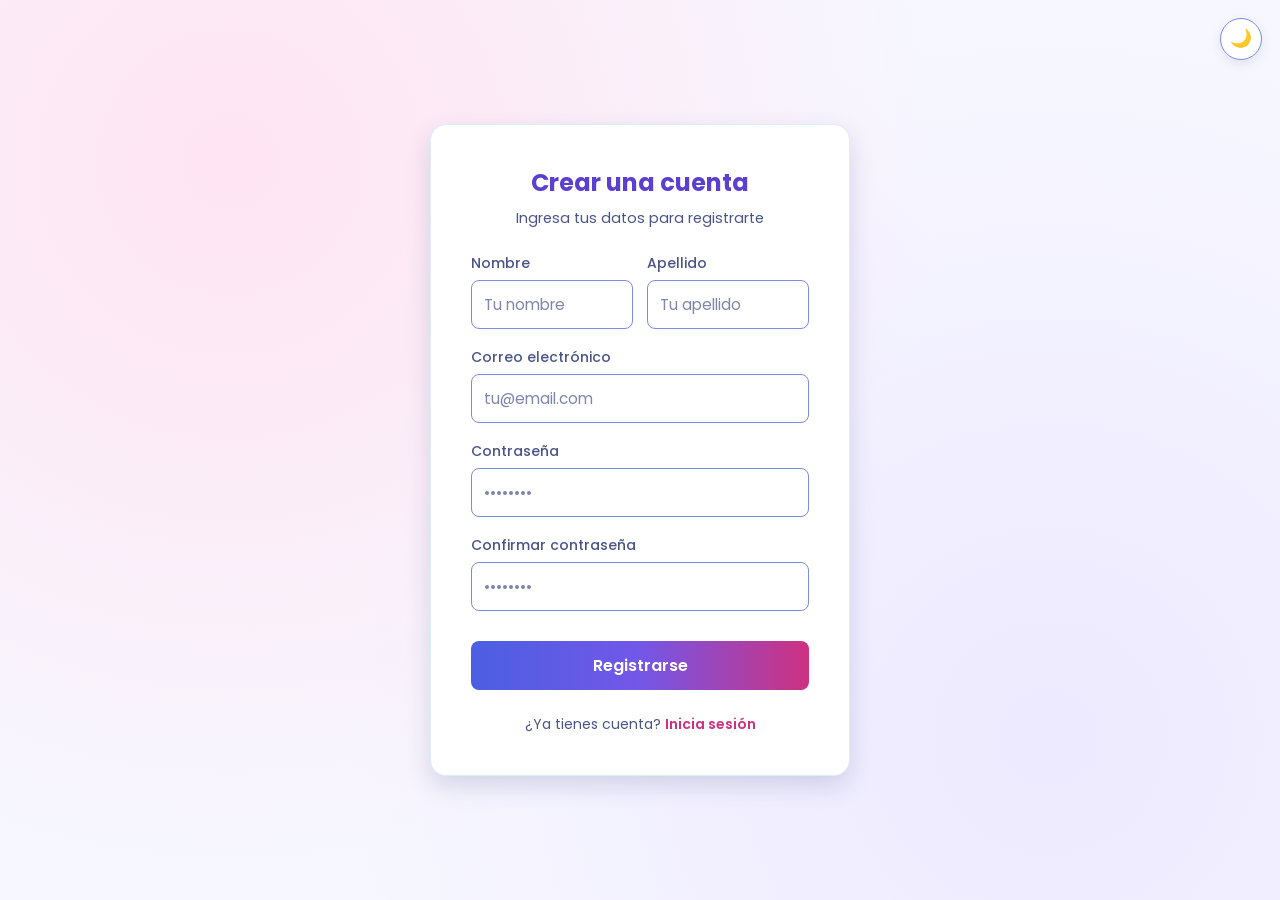
<file: crearCuenta.html>
<!DOCTYPE html>
<html lang="es">
<head>
  <meta charset="UTF-8">
<link rel="stylesheet" href="css/base.css?v=3">
<link rel="stylesheet" href="css/acceso.css?v=3">
  <meta name="viewport" content="width=device-width, initial-scale=1.0">
  <title>Crear Cuenta</title>
  <script>document.documentElement.setAttribute('data-tema', localStorage.getItem('tema') || 'claro');</script>
  
  
  
</head>
<body>

  <button type="button" class="btn-tema" id="btnTema" title="Cambiar tema">🌙</button>

  <main class="register-card">
    <h2>Crear una cuenta</h2>
    <p>Ingresa tus datos para registrarte</p>

    <form id="register-form" action="#" method="POST">
      <div class="form-row">
        <div class="form-group">
          <label for="nombre">Nombre</label>
          <input type="text" id="nombre" name="nombre" placeholder="Tu nombre"
                 autocomplete="given-name" required>
        </div>

        <div class="form-group">
          <label for="apellido">Apellido</label>
          <input type="text" id="apellido" name="apellido" placeholder="Tu apellido"
                 autocomplete="family-name" required>
        </div>
      </div>

      <div class="form-group">
        <label for="email">Correo electrónico</label>
        <input type="email" id="email" name="email" placeholder="tu@email.com"
               autocomplete="email" required>
      </div>

      <div class="form-group">
        <label for="password">Contraseña</label>
        <input type="password" id="password" name="password" placeholder="••••••••"
               autocomplete="new-password" required>
      </div>

      <div class="form-group">
        <label for="confirm-password">Confirmar contraseña</label>
        <input type="password" id="confirm-password" name="confirm_password" placeholder="••••••••"
               autocomplete="new-password" required>
      </div>

      <button type="submit" class="btn-submit">Registrarse</button>

      <p class="mensaje" id="mensaje"></p>

      <div class="login-link">
        ¿Ya tienes cuenta? <a href="login.html">Inicia sesión</a>
      </div>
    </form>
  </main>

  <script src="js/registro.js?v=3"></script>
  <script src="js/tema.js?v=2"></script>

</body>
</html>
</file>
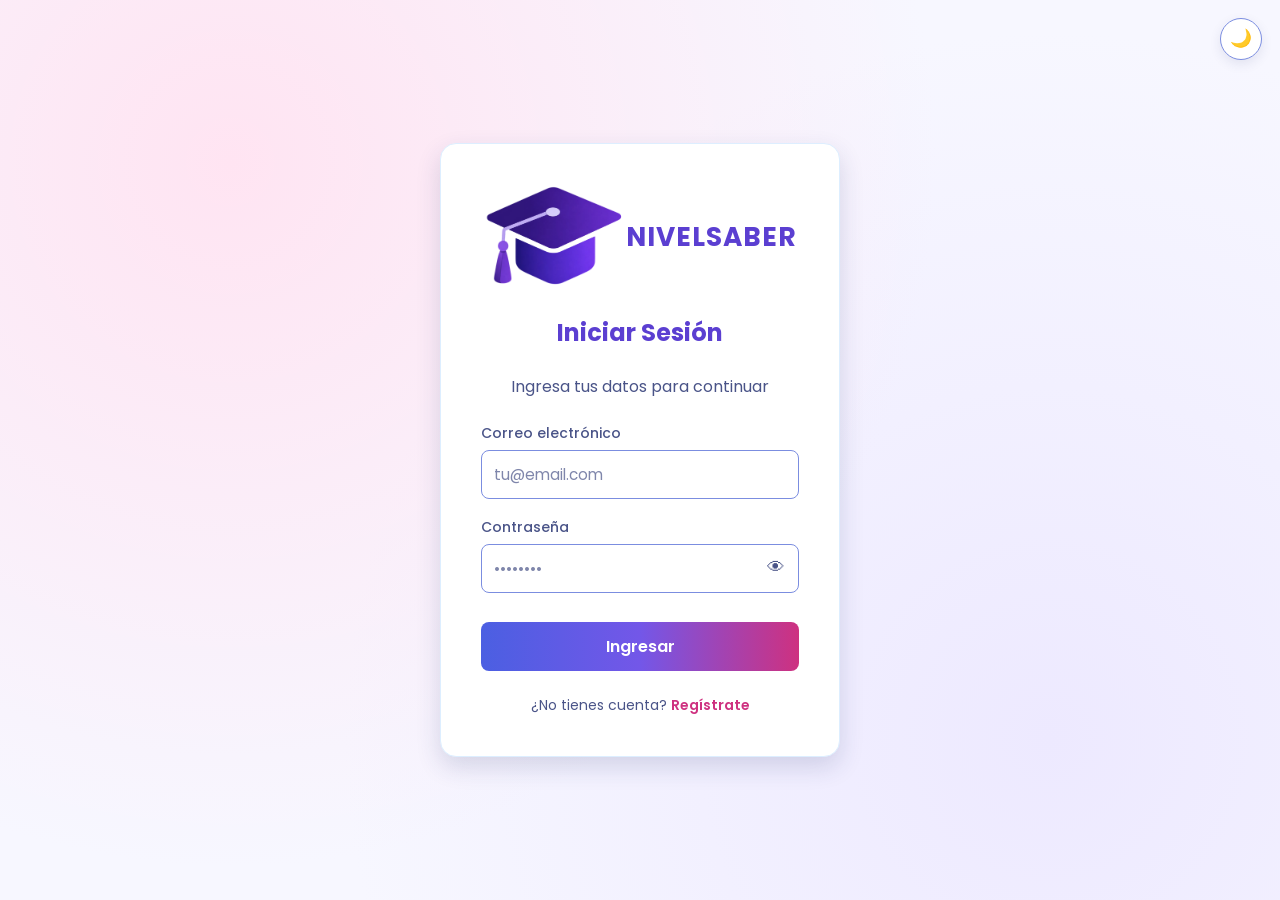
<file: login.html>
<!DOCTYPE html>
<html lang="es">
<head>
  <meta charset="UTF-8">
<link rel="stylesheet" href="css/base.css?v=3">
<link rel="stylesheet" href="css/acceso.css?v=5">
  <link rel="icon" type="image/png" href="img/logo.png">
  <meta name="viewport" content="width=device-width, initial-scale=1.0">
  <title>Iniciar Sesión</title>
  <script>document.documentElement.setAttribute('data-tema', localStorage.getItem('tema') || 'claro');</script>
  
  
  
</head>
<body>

  <button type="button" class="btn-tema" id="btnTema" title="Cambiar tema">🌙</button>

  <main class="login-card">
    <div class="marca login-marca">
      <img src="img/logo.png" alt="" width="80" height="80">
      <span>NIVELSABER</span>
    </div>
    <h2>Iniciar Sesión</h2>
    <p>Ingresa tus datos para continuar</p>
    <form id="login-form" action="#" method="POST">
      <div class="form-group">
        <label for="email">Correo electrónico</label>
        <input type="email" id="email" name="email" placeholder="tu@email.com"
               autocomplete="username" required>
      </div>

      <div class="form-group">
        <label for="password">Contraseña</label>
        <div class="password-wrapper">
          <input type="password" id="password" name="password" placeholder="••••••••"
                 autocomplete="current-password" required>
          <button type="button" class="password-toggle" data-toggle-password="password"
                  aria-label="Mostrar contraseña" aria-pressed="false">👁</button>
        </div>
      </div>

      <button type="submit" class="btn-submit">Ingresar</button>

      <p class="mensaje" id="mensaje"></p>

      <div class="login-link">
        ¿No tienes cuenta? <a href="crearCuenta.html">Regístrate</a>
      </div>
    </form>
  </main>

  <script src="js/registro.js?v=3"></script>
  <script src="js/tema.js?v=2"></script>

</body>
</html>
</file>
<file: css/base.css>
@import url('https://fonts.googleapis.com/css2?family=Poppins:wght@400;600;700&display=swap');

        /* ============================================================
           PALETA NIVELSABER — colores del proyecto
           El modo OSCURO solo reescribe estas mismas variables
           (ver css/tema.css), así todo el sitio cambia de golpe.
           ============================================================ */
        :root {
            /* ---------- BLOQUE A: colores generales ---------- */
            --azul: #4B5FE2;
            --azul-claro: #E8F3FF;

            --morado: #7357E8;
            --morado-claro: #EDE9FF;
            --lila: #DCD7FF;

            --rosado: #E84FA3;
            --rosado-claro: #FFE4F2;

            --celeste: #DDEEFF;
            --blanco: #FFFFFF;
            --fondo: #F7F7FF;

            --texto: #26316B;
            --texto-suave: #4A5488;

            /* ---------- BLOQUE A: colores de cada área ---------- */
            --lectura: #BFA2FF;
            --matematicas: #5AA9FF;
            --naturales: #72D6A3;
            --sociales: #FFC46B;
            --ingles: #F58ACB;

            /* ---------- BLOQUE B: derivados ----------
               Mismos colores con el rol que ya usan las hojas de estilo. */

            /* Superficies y bordes */
            --superficie: var(--blanco);
            --superficie-2: var(--morado-claro);
            --borde: var(--celeste);
            --borde-fuerte: #7B8DE0;

            /* Títulos y acentos de texto */
            --titulo: #5B3FD1;
            --rosado-oscuro: #CE3180;
            --rosado-suave: var(--rosado-claro);
            --rosado-tenue: #FFD1E7;
            --morado-oscuro: #5B3FD1;
            --morado-suave: var(--morado-claro);

            /* Cromo: cabecera y barra lateral (lila plano) */
            --cromo: var(--lila);
            --cromo-lateral: var(--lila);
            --cromo-texto: var(--texto);
            --cromo-hover: rgba(255, 255, 255, 0.72);
            --cromo-hover-alto: var(--blanco);
            --cromo-borde: var(--texto-suave);

            /* Estados */
            --ok: #2E7D32;
            --ok-fondo: #E8F5E9;
            --ok-borde: #C8E6C9;
            --error: #C62828;
            --error-fondo: #FDECEA;
            --error-borde: #F9CDD3;

            /* Aviso (precisión media, badge "Reforzar") */
            --aviso: #92400E;
            --aviso-relleno: #E09100;
            --aviso-fondo: #FFF4E5;
            --aviso-borde: #F5D9A8;

            /* Sombras y foco */
            --sombra: 0 4px 12px rgba(38, 49, 107, 0.10);
            --sombra-alta: 0 10px 25px rgba(38, 49, 107, 0.16);
            --foco: 0 0 0 3px rgba(232, 79, 163, 0.28);

            /* Degradados reutilizables */
            --degradado-primario: linear-gradient(90deg, #4B5FE2, #7357E8, #CE3180);
            --degradado-avatares: linear-gradient(135deg, #4B5FE2, #CE3180);
        }

        * {
            margin: 0;
            padding: 0;
            box-sizing: border-box;
            font-family: 'Poppins', sans-serif;
        }

        body {
            background-color: var(--fondo);
            color: var(--texto);
        }

        /* Barra de navegación */
        header {
            background: var(--cromo);
            color: var(--cromo-texto);
            padding: 15px 30px;
            display: flex;
            justify-content: space-between;
            align-items: center;
            box-shadow: var(--sombra);
        }

        .logo {
            font-weight: 700;
            font-size: 1.2rem;
            letter-spacing: 1px;
        }

        .marca {
            display: inline-flex;
            align-items: center;
            justify-content: center;
            gap: 12px;
            white-space: nowrap;
            font-size: 1.45rem;
        }

        .marca img {
            display: block;
            width: 52px;
            height: 52px;
            object-fit: contain;
        }

        .header-izq {
            display: flex;
            align-items: center;
            gap: 15px;
        }

        .btn-volver {
            background-color: transparent;
            border: 1px solid var(--cromo-borde);
            color: var(--cromo-texto);
            border-radius: 8px;
            padding: 6px 14px;
            font-size: 0.9rem;
            font-weight: 600;
            cursor: pointer;
            transition: all 0.3s ease;
        }

        .btn-volver:hover {
            border-color: var(--rosado);
            background-color: var(--cromo-hover);
        }

        /* El atributo hidden debe ganar SIEMPRE. Reglas como
           ".sidebar a { display: flex }" o ".admin-formulario { display: grid }"
           tenían más peso que el atributo y mostraban elementos ocultos
           (el enlace de Administración se veía incluso en cuentas de
           estudiante, y el formulario de preguntas nunca se cerraba).
           Con esta regla global el comportamiento es el esperado y los
           parches puntuales dejan de hacer falta. */
        [hidden] {
            display: none !important;
        }

        nav ul {
            list-style: none;
            display: flex;
            gap: 20px;
        }

        nav ul li a {
            color: var(--cromo-texto);
            text-decoration: none;
            font-weight: 600;
            font-size: 0.9rem;
            transition: color 0.3s;
        }

        nav ul li a:hover {
            color: var(--texto);
            text-decoration: underline;
            text-underline-offset: 5px;
        }

        /* Contenido principal */
        main {
            max-width: 900px;
            margin: 40px auto;
            text-align: center;
            padding: 0 20px;
        }

        .saludo h1 {
            font-size: 2rem;
            color: var(--titulo);
            margin-bottom: 5px;
        }

        .saludo p {
            color: var(--rosado-oscuro);
            font-weight: 600;
            margin-bottom: 30px;
        }

        /* Tarjetas de Áreas — cada una con su color */
        .areas-grid {
            display: flex;
            flex-wrap: wrap;
            justify-content: center;
            gap: 15px;
            margin-bottom: 40px;
        }

        .tarjeta-area {
            /* fallback: si una card no trae clase de área */
            --area: var(--morado);
            background-color: var(--superficie);
            background-color: color-mix(in srgb, var(--area) 16%, var(--superficie));
            border: 2px solid var(--area);
            border-top-width: 6px;
            border-radius: 15px; /* Bordes suaves */
            padding: 25px 20px;
            width: 250px;
            display: flex;
            flex-direction: column;
            align-items: center;
            gap: 12px;
            transition: all 0.3s ease;
            box-shadow: var(--sombra);
        }

        .tarjeta-area:hover {
            background-color: color-mix(in srgb, var(--area) 30%, var(--superficie));
            transform: translateY(-5px);
            box-shadow: var(--sombra-alta);
        }

        /* Clases de área: van después de .tarjeta-area para poder
           pisar el fallback --area (misma especificidad, gana la última) */
        .area-lectura { --area: var(--lectura); }
        .area-matematicas { --area: var(--matematicas); }
        .area-naturales { --area: var(--naturales); }
        .area-sociales { --area: var(--sociales); }
        .area-ingles { --area: var(--ingles); }

        .tarjeta-area h3 {
            font-size: 1.1rem;
            color: var(--titulo);
            text-align: center;
        }

        .tarjeta-icono {
            font-size: 2.5rem;
            line-height: 1;
        }

        .tarjeta-preguntas {
            background-color: color-mix(in srgb, var(--area) 30%, var(--superficie));
            color: var(--texto);
            font-size: 0.8rem;
            font-weight: 600;
            padding: 4px 12px;
            border-radius: 999px;
        }

        .btn-comenzar {
            width: 100%;
            background-color: var(--area);
            color: #1B1430;
            border: none;
            border-radius: 8px;
            padding: 10px;
            font-size: 0.95rem;
            font-weight: 600;
            font-family: inherit;
            cursor: pointer;
            transition: filter 0.3s ease;
        }

        .btn-comenzar:hover {
            filter: brightness(0.9);
        }

        /* Barra de Progreso */
        .progreso-container {
            background-color: var(--superficie);
            padding: 30px;
            border-radius: 15px;
            box-shadow: var(--sombra);
            border: 2px solid var(--borde);
            display: flex;
            align-items: center;
            justify-content: center;
            gap: 20px;
        }

        .progreso-etiqueta {
            font-weight: 600;
            color: var(--titulo);
        }

        .barra-fondo {
            background-color: var(--borde);
            width: 300px;
            height: 20px;
            border-radius: 10px;
            overflow: hidden;
        }

        .barra-llena {
            background: var(--degradado-primario);
            width: 0%;
            height: 100%;
            transition: width 0.5s ease;
        }

        .porcentaje {
            font-weight: 700;
            color: var(--rosado-oscuro);
        }

        /* Caja de texto (motivación / información) */
        .caja-texto {
            background-color: var(--superficie);
            max-width: 700px;
            margin: 0 auto;
            padding: 30px;
            border-radius: 15px;
            border: 2px solid var(--borde);
            box-shadow: var(--sombra);
            text-align: left;
        }

        .caja-texto h2 {
            font-size: 1.4rem;
            color: var(--titulo);
            margin-bottom: 15px;
        }

        .caja-texto p {
            color: var(--texto);
            line-height: 1.7;
            margin-bottom: 20px;
        }

        /* Botón principal */
        .btn-principal {
            display: inline-block;
            background: var(--degradado-primario);
            color: white;
            text-decoration: none;
            font-weight: 600;
            border-radius: 8px;
            padding: 12px 25px;
            transition: filter 0.3s ease;
        }

        .btn-principal:hover {
            filter: brightness(1.1);
        }

        .centrar {
            text-align: center;
        }

        /* ===== Responsive: tablet / móvil ===== */
        @media (max-width: 768px) {
            header {
                padding: 12px 15px;
                flex-wrap: wrap;
                gap: 10px;
            }

            .logo:not(.marca) {
                font-size: 1.05rem;
            }

            nav ul {
                gap: 14px;
            }

            nav ul li a {
                font-size: 0.82rem;
            }

            main {
                margin: 25px auto;
                padding: 0 12px;
            }

            .saludo h1 {
                font-size: 1.6rem;
            }

            .saludo p {
                margin-bottom: 20px;
            }

            .tarjeta-area {
                width: 100%;
                max-width: 340px;
            }

            .caja-texto {
                padding: 22px 18px;
            }

            .caja-texto h2 {
                font-size: 1.15rem;
            }

            .caja-texto p {
                font-size: 0.9rem;
            }
        }

        /* ===== Responsive: celular pequeño ===== */
        @media (max-width: 480px) {
            header {
                padding: 10px 12px;
            }

            .header-izq {
                gap: 8px;
            }

            .marca {
                gap: 8px;
                font-size: 1.1rem;
            }

            .marca img {
                width: 38px;
                height: 38px;
            }

            .btn-volver {
                padding: 5px 10px;
                font-size: 0.8rem;
            }

            .saludo h1 {
                font-size: 1.35rem;
            }

            .saludo p {
                font-size: 0.9rem;
            }

            .tarjeta-area {
                padding: 20px 15px;
                gap: 10px;
            }

            .tarjeta-icono {
                font-size: 2rem;
            }

            .tarjeta-area h3 {
                font-size: 1rem;
            }

            .btn-principal,
            .btn-comenzar {
                padding: 10px 16px;
                font-size: 0.9rem;
            }

            .caja-texto {
                padding: 18px 15px;
            }
        }
/* ===== Barra lateral izquierda ===== */
a.logo {
    color: var(--cromo-texto);
    text-decoration: none;
}

.sidebar {
    position: fixed;
    top: 0;
    left: 0;
    width: 230px;
    height: 100vh;
    background: var(--cromo-lateral);
    padding: 25px 15px;
    display: flex;
    flex-direction: column;
    gap: 15px;
    overflow-y: auto;
    z-index: 100;
    box-shadow: var(--sombra);
}

.sidebar-titulo {
    color: var(--texto-suave);
    font-size: 0.75rem;
    font-weight: 700;
    letter-spacing: 2px;
    text-align: center;
    margin-bottom: 5px;
}

.sidebar nav {
    display: flex;
    flex-direction: column;
    gap: 8px;
}

.sidebar a {
    display: flex;
    align-items: center;
    gap: 10px;
    color: var(--cromo-texto);
    text-decoration: none;
    font-size: 0.95rem;
    font-weight: 600;
    padding: 12px 15px;
    border-radius: 8px;
    border-left: 3px solid transparent;
    transition: background-color 0.3s ease, border-color 0.3s ease;
}

.sidebar a:hover {
    background-color: var(--cromo-hover);
}

.sidebar a.active {
    background-color: rgba(255, 255, 255, 0.24);
    border-left-color: var(--rosado);
}

/* El contenido queda a la derecha de la barra */
body.con-sidebar {
    padding-left: 230px;
}

/* Móvil: solo íconos */
@media (max-width: 768px) {
    .sidebar {
        width: 64px;
        padding: 20px 8px;
        align-items: center;
    }

    .sidebar-titulo {
        font-size: 0.6rem;
        letter-spacing: 0;
    }

    .sidebar a {
        justify-content: center;
        padding: 12px 0;
        font-size: 1.2rem;
        border-left: none;
        width: 48px;
    }

    .sidebar a span {
        display: none;
    }

    body.con-sidebar {
        padding-left: 64px;
    }
}

@media (max-width: 480px) {
    .sidebar {
        width: 56px;
        padding: 16px 4px;
    }

    .sidebar-titulo {
        display: none;
    }

    .sidebar a {
        width: 44px;
        font-size: 1.1rem;
    }

    body.con-sidebar {
        padding-left: 56px;
    }
}
/* ===== Nav superior: tema + perfil ===== */
.nav-top {
    display: flex;
    align-items: center;
    gap: 25px;
}

.nav-acciones {
    display: flex;
    align-items: center;
    gap: 15px;
}

.btn-tema {
    background-color: var(--cromo-hover);
    border: 1px solid var(--cromo-borde);
    border-radius: 8px;
    width: 38px;
    height: 38px;
    font-size: 1.1rem;
    cursor: pointer;
    transition: background-color 0.3s ease;
}

.btn-tema:hover {
    background-color: var(--cromo-hover-alto);
}

.perfil-chip {
    display: flex;
    align-items: center;
    gap: 10px;
    text-decoration: none;
    color: var(--cromo-texto);
    background-color: var(--cromo-hover);
    border: 1px solid var(--cromo-borde);
    border-radius: 999px;
    padding: 5px 14px 5px 5px;
    transition: background-color 0.3s ease;
}

.perfil-chip:hover {
    background-color: var(--cromo-hover-alto);
}

.perfil-avatar {
    display: flex;
    align-items: center;
    justify-content: center;
    width: 32px;
    height: 32px;
    border-radius: 50%;
    background: var(--degradado-avatares);
    color: white;
    font-size: 0.95rem;
    font-weight: 700;
}

.perfil-nombre {
    font-size: 0.85rem;
    font-weight: 600;
    white-space: nowrap;
}

@media (max-width: 768px) {
    .nav-top {
        width: 100%;
        justify-content: space-between;
        gap: 12px;
    }

    .nav-acciones {
        gap: 8px;
    }

    .perfil-nombre {
        display: none;
    }

    .perfil-chip {
        padding: 5px;
    }
}

@media (max-width: 480px) {
    .btn-tema {
        width: 34px;
        height: 34px;
        font-size: 1rem;
    }

    .nav-top {
        gap: 8px;
    }
}
/* ============================================================
   TEMA OSCURO — se activa con <html data-tema="oscuro">
   (lo aplica js/tema.js y lo guarda en localStorage).

   Solo se reescriben las MISMAS variables de css/styles.css,
   así que todo el sitio (tarjetas, botones, barras, estados)
   cambia automáticamente sin repetir selectores.
   ============================================================ */
html[data-tema="oscuro"] {
    /* Superficies */
    --fondo: #12101F;
    --superficie: #1C1933;
    --superficie-2: #262144;
    --borde: #33305A;
    --borde-fuerte: #6E7BD9;

    /* Texto */
    --texto: #EDE9FF;
    --texto-suave: #A9A3C9;
    --titulo: #B9A7FF;

    /* Acentos */
    --azul: #7C8CFF;
    --morado: #9B85FF;
    --rosado: #FF6FA8;
    --rosado-oscuro: #FF8FBF;
    --rosado-suave: #3A1C33;
    --rosado-tenue: #FFC9DF;
    --morado-oscuro: #B0A0FF;
    --morado-suave: #262144;

    /* Cromo: cabecera y barra lateral (lila se vuelve oscuro) */
    --cromo: #2A2450;
    --cromo-lateral: #2A2450;
    --cromo-texto: #EDE9FF;
    --cromo-hover: rgba(255, 255, 255, 0.12);
    --cromo-hover-alto: rgba(255, 255, 255, 0.24);

    /* Estados */
    --ok: #66BB6A;
    --ok-fondo: #14351F;
    --ok-borde: #3E7D42;
    --error: #EF5350;
    --error-fondo: #3A1518;
    --error-borde: #A33A3A;

    /* Aviso (precisión media, badge "Reforzar") */
    --aviso: #FFC46B;
    --aviso-relleno: #FFB74D;
    --aviso-fondo: #3A2A12;
    --aviso-borde: #7A5A20;

    /* Sombras y foco */
    --sombra: 0 4px 12px rgba(0, 0, 0, 0.45);
    --sombra-alta: 0 10px 25px rgba(0, 0, 0, 0.55);
    --foco: 0 0 0 3px rgba(255, 111, 168, 0.30);
}

/* ---- Cosas con color escrito a mano en el HTML ---- */

/* Texto y anillo de la gráfica de dona (praticar.html) */
html[data-tema="oscuro"] .dona text[fill="#1A237E"] {
    fill: #EDE9FF;
}

html[data-tema="oscuro"] .dona text[fill="#64748b"] {
    fill: #A9A3C9;
}

html[data-tema="oscuro"] .dona circle[stroke="#E3F2FD"] {
    stroke: #33305A;
}

html[data-tema="oscuro"] .dona circle[stroke="#43a047"] {
    stroke: #66BB6A;
}

@media (max-width: 768px) {
    .sidebar {
        top: auto;
        right: 0;
        bottom: 0;
        left: 0;
        width: 100%;
        height: auto;
        max-height: calc(78px + env(safe-area-inset-bottom));
        padding: 5px 6px calc(5px + env(safe-area-inset-bottom));
        border-top: 1px solid var(--borde);
        overflow: visible;
    }

    .sidebar nav {
        width: 100%;
        flex-direction: row;
        justify-content: space-around;
        gap: 2px;
    }

    .sidebar a {
        flex: 1 1 0;
        flex-direction: column;
        justify-content: center;
        gap: 2px;
        width: auto;
        min-width: 0;
        min-height: 56px;
        padding: 4px 1px;
        border-left: 0;
        border-top: 2px solid transparent;
        font-size: 1.15rem;
    }

    .sidebar a span {
        display: block;
        max-width: 100%;
        font-size: clamp(0.48rem, 2.2vw, 0.62rem);
        line-height: 1.1;
        text-align: center;
        overflow-wrap: anywhere;
    }

    .sidebar a.active {
        border-top-color: var(--rosado);
    }

    body.con-sidebar {
        padding-right: 0;
        padding-bottom: calc(76px + env(safe-area-inset-bottom));
        padding-left: 0;
    }
}
</file>
<file: css/acceso.css>
body {
      display: flex;
      justify-content: center;
      align-items: center;
      min-height: 100vh;
      padding: 1.5rem;
      background:
        radial-gradient(circle at 18% 18%, var(--rosado-suave), transparent 55%),
        radial-gradient(circle at 82% 82%, var(--morado-suave), transparent 55%),
        var(--fondo);
    }

    .login-card {
      background: var(--superficie);
      padding: 2.5rem;
      border-radius: 16px;
      border: 1px solid var(--borde);
      box-shadow: var(--sombra-alta);
      width: 100%;
      max-width: 400px;
      margin: 0;
      text-align: left;
    }

    .login-marca {
      width: 100%;
      margin: 0 auto 1.5rem;
      gap: 3px;
      color: var(--titulo);
      font-size: 1.65rem;
      font-weight: 700;
      letter-spacing: 1px;
    }

    .login-marca img {
      flex: 0 0 auto;
      width: 320px;
      height: 107px;
      margin: 0 -90px;
      object-fit: contain;
    }

    /* Botón de tema (styles.css lo deja en flujo normal) */
    .btn-tema {
      position: fixed;
      top: 18px;
      right: 18px;
      width: 42px;
      height: 42px;
      border-radius: 50%;
      background-color: var(--superficie);
      border: 1px solid var(--borde-fuerte);
      color: var(--texto);
      font-size: 1.1rem;
      line-height: 1;
      cursor: pointer;
      box-shadow: var(--sombra);
      transition: transform 0.2s ease, border-color 0.2s ease;
      z-index: 10;
    }

    .btn-tema:hover {
      transform: scale(1.06);
      border-color: var(--rosado);
    }

    .login-card h2 {
      margin-bottom: 1.5rem;
      color: var(--titulo);
      text-align: center;
    }

    .login-card p {
      margin-bottom: 1.5rem;
      color: var(--texto-suave);
      text-align: center;
    }

    .form-group {
      margin-bottom: 1.25rem;
    }

    .form-group label {
      display: block;
      margin-bottom: 0.5rem;
      color: var(--texto-suave);
      font-size: 0.9rem;
      font-weight: 500;
    }

    .form-group input {
      width: 100%;
      padding: 0.75rem;
      border: 1px solid var(--borde-fuerte);
      border-radius: 8px;
      background-color: var(--superficie);
      color: var(--texto);
      font-size: 1rem;
      font-family: inherit;
      outline: none;
      transition: border-color 0.2s ease, box-shadow 0.2s ease;
    }

    .form-group input::placeholder {
      color: var(--texto-suave);
      opacity: 0.7;
    }

    .form-group input:focus {
      border-color: var(--rosado);
      box-shadow: var(--foco);
    }

    .password-wrapper {
      position: relative;
    }

    .password-wrapper input {
      padding-right: 3rem;
    }

    .password-toggle {
      position: absolute;
      top: 50%;
      right: 0.65rem;
      transform: translateY(-50%);
      border: 0;
      padding: 0.25rem;
      background: transparent;
      color: var(--texto-suave);
      font-size: 1.1rem;
      line-height: 1;
      cursor: pointer;
    }

    .password-toggle:focus-visible {
      outline: 2px solid var(--rosado);
      outline-offset: 2px;
      border-radius: 4px;
    }

    .btn-submit {
      width: 100%;
      padding: 0.75rem;
      background: var(--degradado-primario);
      color: white;
      border: none;
      border-radius: 8px;
      font-size: 1rem;
      font-weight: 600;
      font-family: inherit;
      cursor: pointer;
      transition: filter 0.2s ease, transform 0.15s ease;
      margin-top: 0.5rem;
    }

    .btn-submit:hover {
      filter: brightness(1.08);
    }

    .btn-submit:active {
      transform: translateY(1px);
    }

    .mensaje {
      display: none;
      margin-top: 1rem;
      padding: 0.75rem;
      border-radius: 8px;
      font-size: 0.9rem;
      text-align: center;
    }

    .mensaje.error {
      background-color: var(--error-fondo);
      color: var(--error);
      border: 1px solid var(--error-borde);
    }

    .mensaje.exito {
      background-color: var(--ok-fondo);
      color: var(--ok);
      border: 1px solid var(--ok-borde);
    }

    .login-link {
      margin-top: 1.5rem;
      text-align: center;
      font-size: 0.875rem;
      color: var(--texto-suave);
    }

    .login-link a {
      color: var(--rosado-oscuro);
      text-decoration: none;
      font-weight: 600;
    }

    .login-link a:hover {
      text-decoration: underline;
    }

    @media (max-width: 480px) {
      body {
        padding: 1rem;
      }

      .login-card {
        padding: 1.5rem;
      }

      .login-card h2 {
        font-size: 1.3rem;
      }

      .login-marca {
        gap: 2px;
        font-size: 1.35rem;
      }

      .login-marca img {
        width: 275px;
        height: 92px;
        margin: 0 -77px;
      }
    }
body {
      display: flex;
      justify-content: center;
      align-items: center;
      min-height: 100vh;
      padding: 1.5rem;
      background:
        radial-gradient(circle at 18% 18%, var(--rosado-suave), transparent 55%),
        radial-gradient(circle at 82% 82%, var(--morado-suave), transparent 55%),
        var(--fondo);
    }

    .register-card {
      background: var(--superficie);
      padding: 2.5rem;
      border-radius: 16px;
      border: 1px solid var(--borde);
      box-shadow: var(--sombra-alta);
      width: 100%;
      max-width: 420px;
      margin: 0;
      text-align: left;
    }

    /* Botón de tema (styles.css lo deja en flujo normal) */
    .btn-tema {
      position: fixed;
      top: 18px;
      right: 18px;
      width: 42px;
      height: 42px;
      border-radius: 50%;
      background-color: var(--superficie);
      border: 1px solid var(--borde-fuerte);
      color: var(--texto);
      font-size: 1.1rem;
      line-height: 1;
      cursor: pointer;
      box-shadow: var(--sombra);
      transition: transform 0.2s ease, border-color 0.2s ease;
      z-index: 10;
    }

    .btn-tema:hover {
      transform: scale(1.06);
      border-color: var(--rosado);
    }

    .register-card h2 {
      margin-bottom: 0.5rem;
      color: var(--titulo);
      text-align: center;
    }

    .register-card p {
      color: var(--texto-suave);
      font-size: 0.9rem;
      text-align: center;
      margin-bottom: 1.5rem;
    }

    .form-group {
      margin-bottom: 1.1rem;
    }

    .form-row {
      display: grid;
      grid-template-columns: 1fr 1fr;
      gap: 0.9rem;
    }

    .form-group label {
      display: block;
      margin-bottom: 0.4rem;
      color: var(--texto-suave);
      font-size: 0.875rem;
      font-weight: 500;
    }

    .form-group input {
      width: 100%;
      padding: 0.75rem;
      border: 1px solid var(--borde-fuerte);
      border-radius: 8px;
      background-color: var(--superficie);
      color: var(--texto);
      font-size: 0.95rem;
      font-family: inherit;
      outline: none;
      transition: border-color 0.2s ease, box-shadow 0.2s ease;
    }

    .form-group input::placeholder {
      color: var(--texto-suave);
      opacity: 0.7;
    }

    .form-group input:focus {
      border-color: var(--rosado);
      box-shadow: var(--foco);
    }

    .btn-submit {
      width: 100%;
      padding: 0.75rem;
      background: var(--degradado-primario);
      color: white;
      border: none;
      border-radius: 8px;
      font-size: 1rem;
      font-weight: 600;
      font-family: inherit;
      cursor: pointer;
      transition: filter 0.2s ease, transform 0.15s ease;
      margin-top: 0.75rem;
    }

    .btn-submit:hover {
      filter: brightness(1.08);
    }

    .btn-submit:active {
      transform: translateY(1px);
    }

    .login-link {
      margin-top: 1.5rem;
      text-align: center;
      font-size: 0.875rem;
      color: var(--texto-suave);
    }

    .login-link a {
      color: var(--rosado-oscuro);
      text-decoration: none;
      font-weight: 600;
    }

    .login-link a:hover {
      text-decoration: underline;
    }

    .mensaje {
      display: none;
      margin-top: 1rem;
      padding: 0.75rem;
      border-radius: 8px;
      font-size: 0.9rem;
      text-align: center;
    }

    .mensaje.error {
      background-color: var(--error-fondo);
      color: var(--error);
      border: 1px solid var(--error-borde);
    }

    .mensaje.exito {
      background-color: var(--ok-fondo);
      color: var(--ok);
      border: 1px solid var(--ok-borde);
    }

    @media (max-width: 480px) {
      body {
        padding: 1rem;
      }

      .form-row {
        grid-template-columns: 1fr;
      }

      .register-card {
        padding: 1.5rem;
      }

      .register-card h2 {
        font-size: 1.3rem;
      }
    }
</file>
